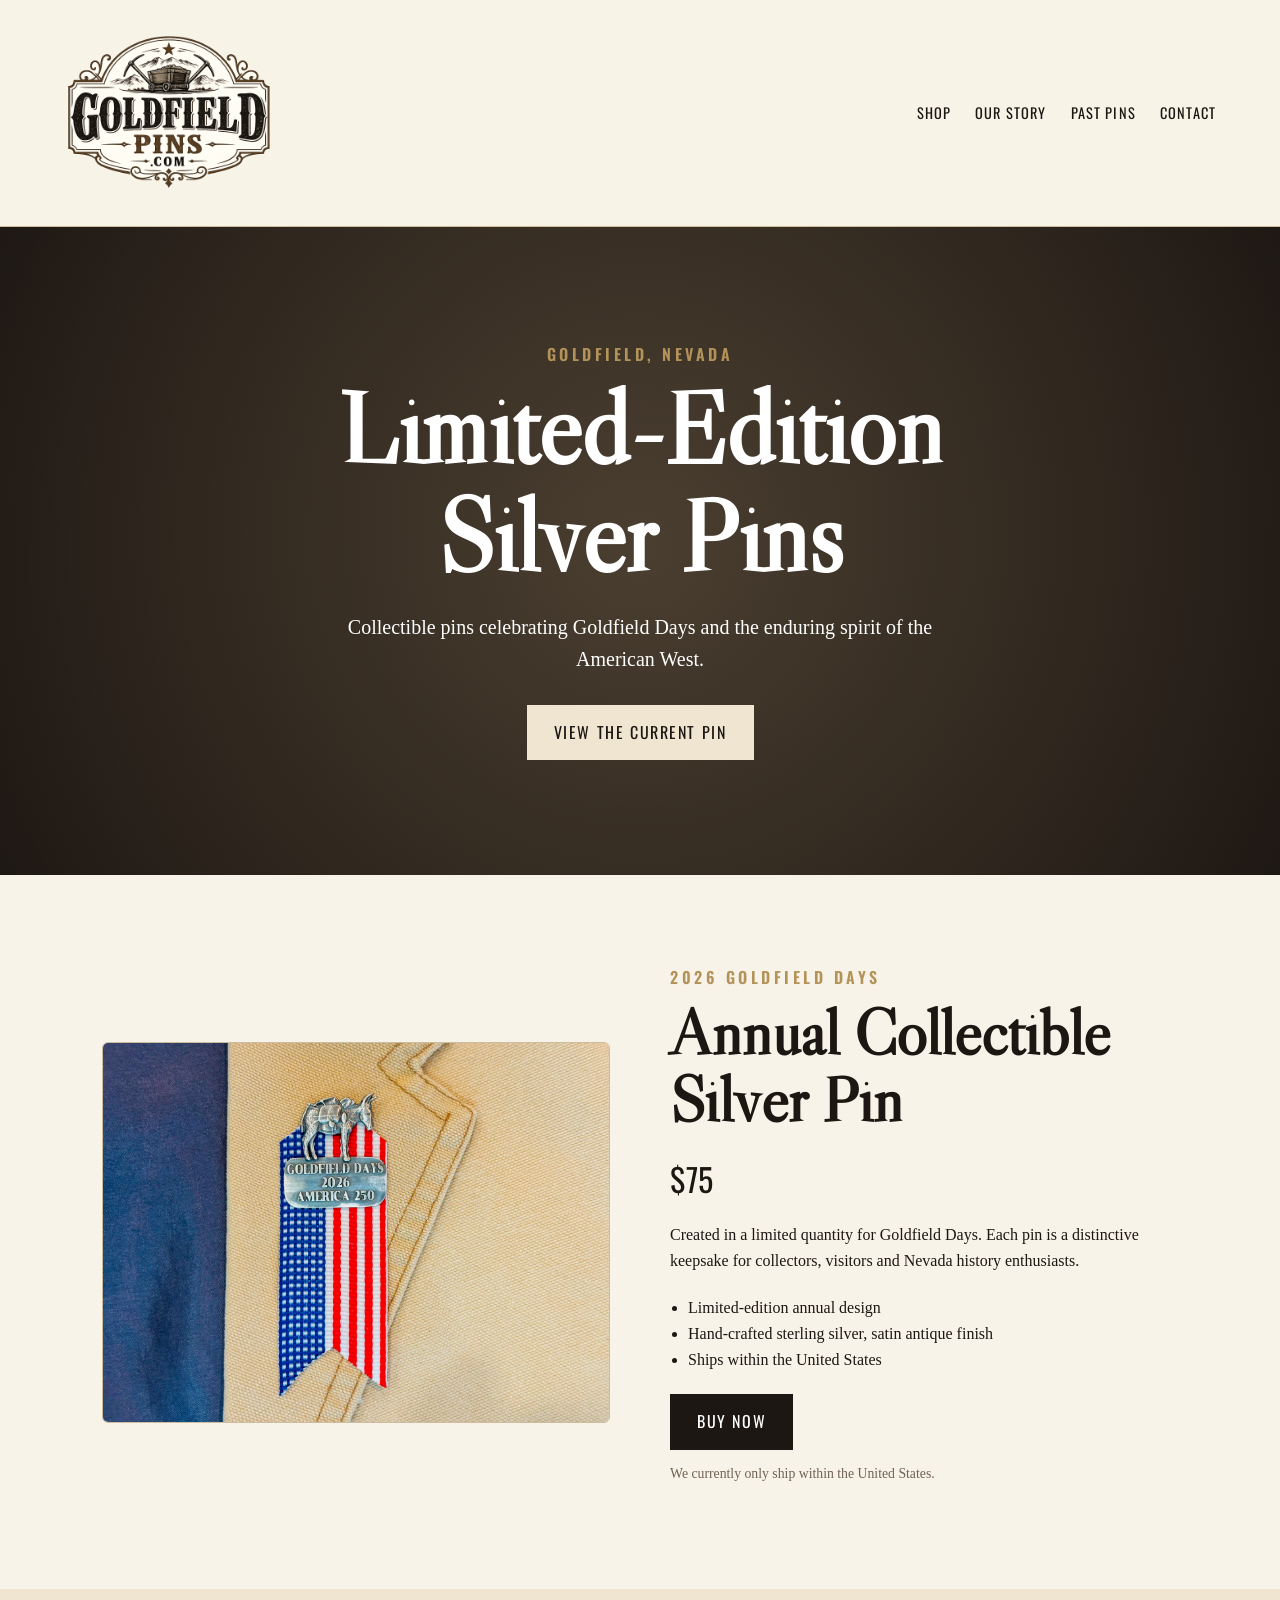
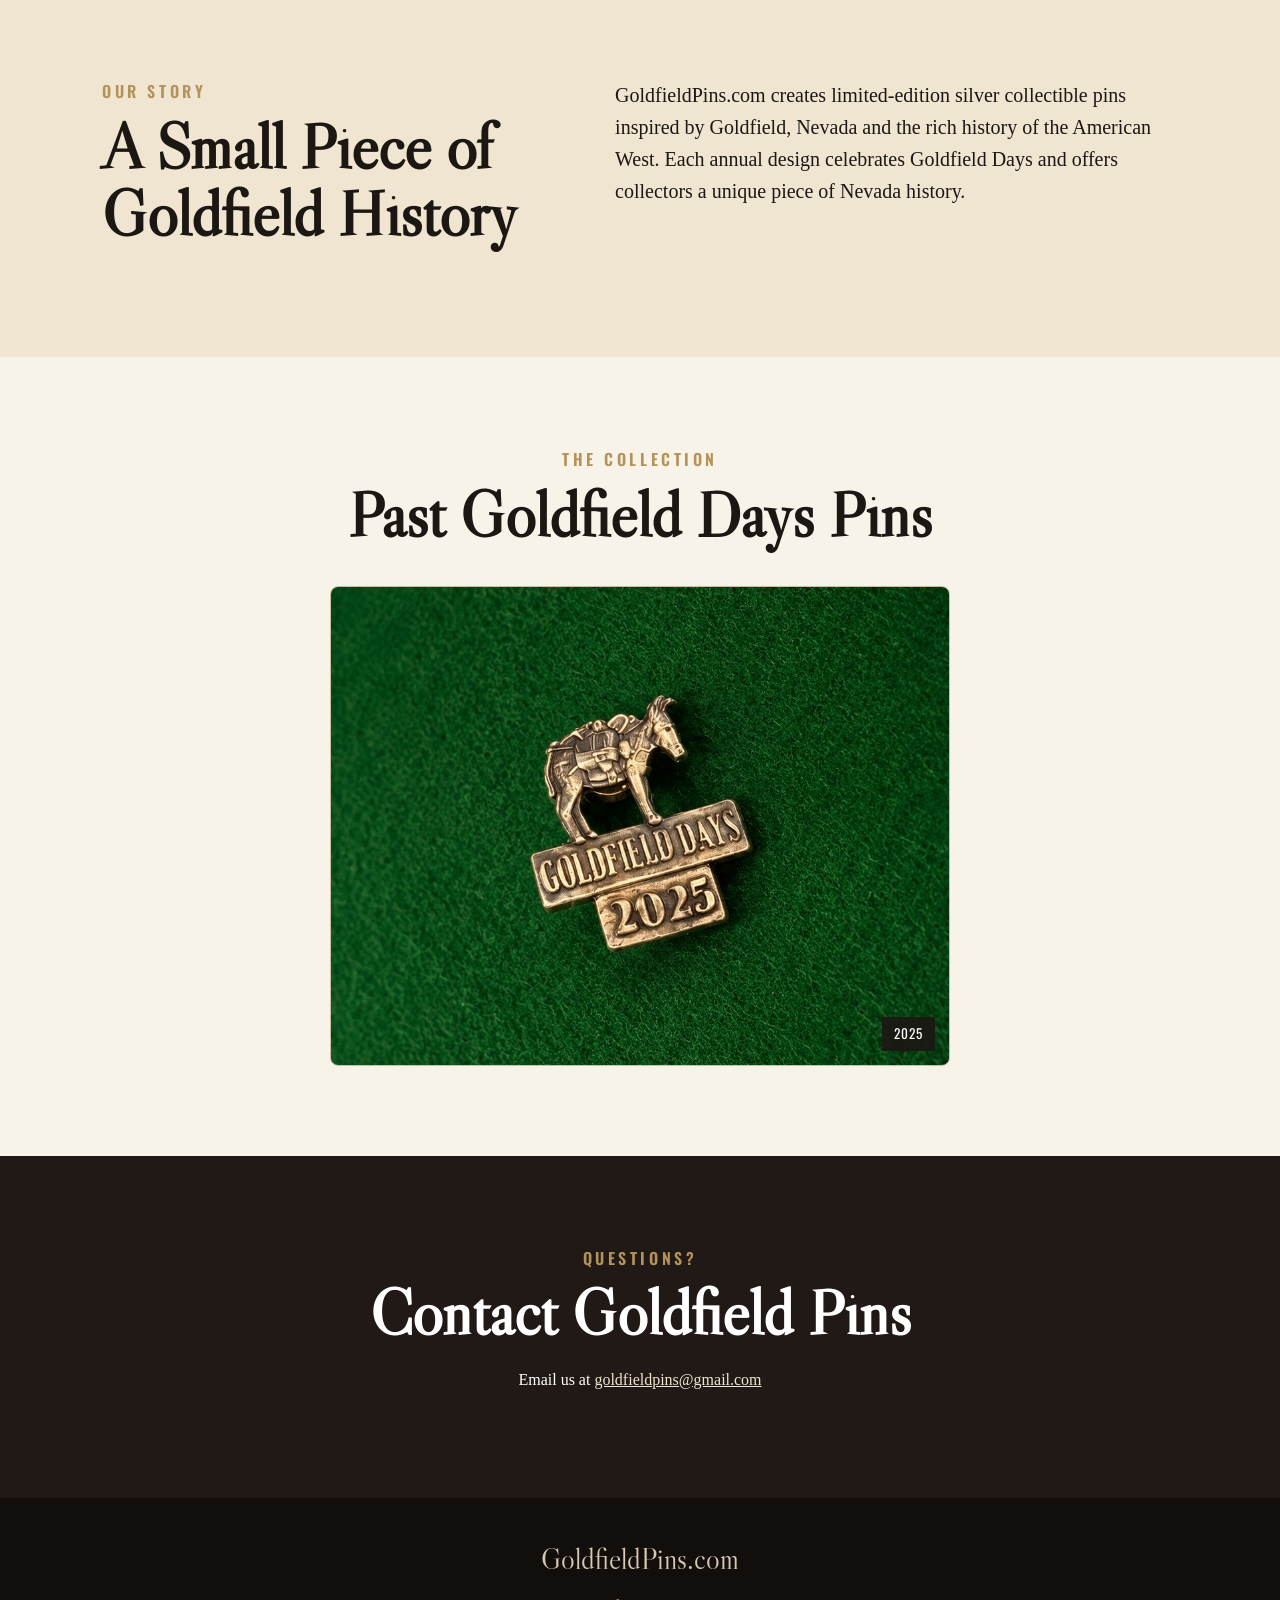
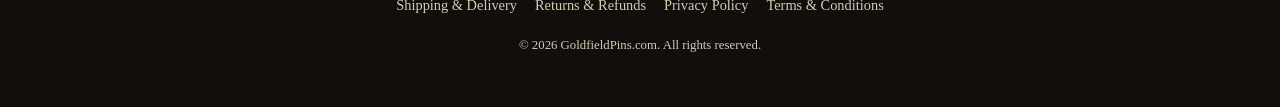
<file: index.html>
<!doctype html>
<html lang="en">
<head>
  <meta charset="utf-8">
  <meta name="viewport" content="width=device-width,initial-scale=1">
  <title>Goldfield Pins | Limited-Edition Nevada Collectibles</title>
  <meta name="description" content="Limited-edition silver collectible pins inspired by Goldfield, Nevada and the rich history of the American West.">
  <link rel="icon" href="assets/favicon.svg" type="image/svg+xml">
  <link rel="preconnect" href="https://fonts.googleapis.com">
  <link rel="preconnect" href="https://fonts.gstatic.com" crossorigin>
  <link href="https://fonts.googleapis.com/css2?family=Libre+Caslon+Display&family=Oswald:wght@400;500;600&display=swap" rel="stylesheet">
  <link rel="stylesheet" href="styles.css">
</head>
<body>
  <header class="site-header">
    <a class="brand" href="#top" aria-label="Goldfield Pins home">
      <img src="assets/goldfieldpins-logo.png" alt="Goldfield Pins logo">
    </a>
    <nav>
      <a href="#shop">Shop</a>
      <a href="#story">Our Story</a>
      <a href="#gallery">Past Pins</a>
      <a href="#contact">Contact</a>
    </nav>
  </header>

  <main id="top">
    <section class="hero">
      <div class="hero-inner">
        <p class="eyebrow">Goldfield, Nevada</p>
        <h1>Limited-Edition Silver Pins</h1>
        <p class="hero-copy">Collectible pins celebrating Goldfield Days and the enduring spirit of the American West.</p>
        <a class="button" href="#shop">View the Current Pin</a>
      </div>
    </section>

    <section id="shop" class="section product-section">
      <div class="product-image"><img src="assets/2026-pin.jpg" alt="2026 Goldfield Days Pin"></div>
      <div class="product-copy">
        <p class="eyebrow">2026 Goldfield Days</p>
        <h2>Annual Collectible Silver Pin</h2>
        <p class="price">$75</p>
        <p>Created in a limited quantity for Goldfield Days. Each pin is a distinctive keepsake for collectors, visitors and Nevada history enthusiasts.</p>
        <ul class="details">
          <li>Limited-edition annual design</li>
          <li>Hand-crafted sterling silver, satin antique finish</li>
          <li>Ships within the United States</li>
        </ul>
        <a class="button button-dark" href="https://www.paypal.com/ncp/payment/XV3UFWBQE9UAC" id="buy-button" target="_blank" rel="noopener">Buy Now</a>
        <p class="small-note">We currently only ship within the United States.</p>
      </div>
    </section>

    <section id="story" class="section story-section">
      <div>
        <p class="eyebrow">Our Story</p>
        <h2>A Small Piece of Goldfield History</h2>
      </div>
      <p>GoldfieldPins.com creates limited-edition silver collectible pins inspired by Goldfield, Nevada and the rich history of the American West. Each annual design celebrates Goldfield Days and offers collectors a unique piece of Nevada history.</p>
    </section>

    <section id="gallery" class="section gallery-section">
      <p class="eyebrow">The Collection</p>
      <h2>Past Goldfield Days Pins</h2>
      <div class="gallery-grid single-item">
        <div class="gallery-card">
          <img src="assets/2025-pin.jpg" alt="2025 Goldfield Days collectible pin">
          <small>2025</small>
        </div>
      </div>
    </section>

    <section id="contact" class="section contact-section">
      <p class="eyebrow">Questions?</p>
      <h2>Contact Goldfield Pins</h2>
      <p>Email us at <a href="mailto:goldfieldpins@gmail.com">goldfieldpins@gmail.com</a></p>
    </section>
  </main>

  <footer>
    <div class="footer-brand">GoldfieldPins.com</div>
    <div class="footer-links">
      <a href="shipping.html">Shipping & Delivery</a>
      <a href="returns.html">Returns & Refunds</a>
      <a href="privacy.html">Privacy Policy</a>
      <a href="terms.html">Terms & Conditions</a>
    </div>
    <p>© <span id="year"></span> GoldfieldPins.com. All rights reserved.</p>
  </footer>

  <script src="script.js"></script>
</body>
</html>
</file>
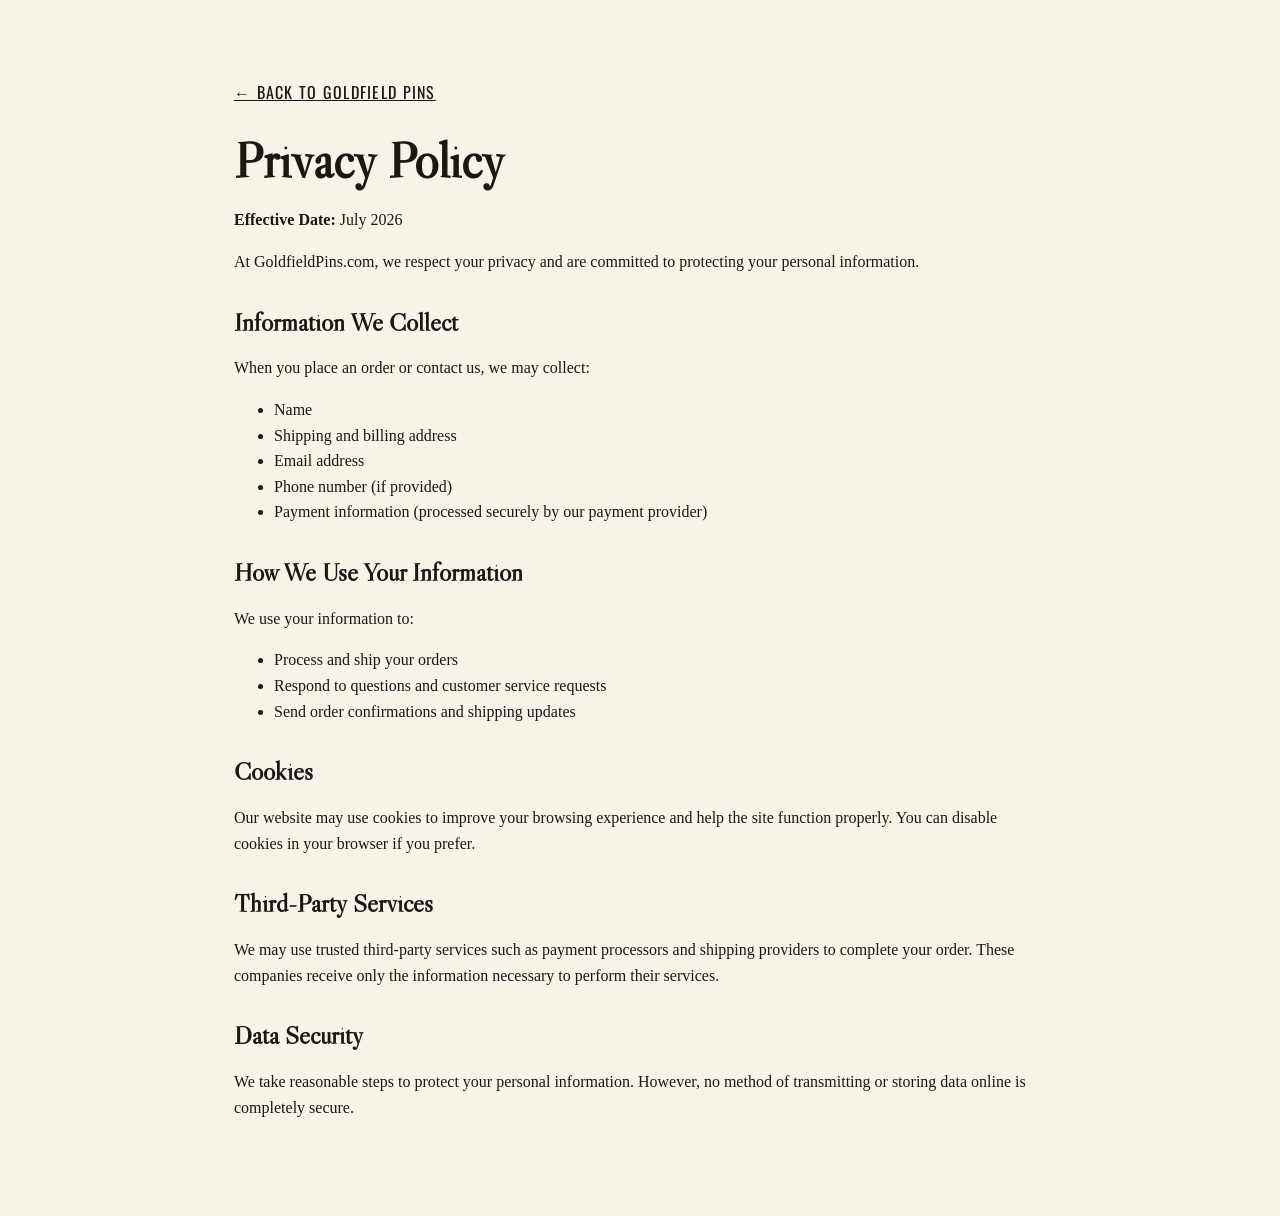
<file: privacy.html>
<!doctype html>
<html lang="en">
<head>
<meta charset="utf-8"><meta name="viewport" content="width=device-width,initial-scale=1">
<title>Privacy Policy | Goldfield Pins</title>
<link rel="icon" href="assets/favicon.svg" type="image/svg+xml">
<link rel="preconnect" href="https://fonts.googleapis.com">
<link rel="preconnect" href="https://fonts.gstatic.com" crossorigin>
<link href="https://fonts.googleapis.com/css2?family=Libre+Caslon+Display&family=Oswald:wght@400;500;600&display=swap" rel="stylesheet">
<link rel="stylesheet" href="styles.css">
</head>
<body>
<main class="policy">
<a class="back-link" href="index.html">← Back to Goldfield Pins</a>

<h1>Privacy Policy</h1>
<p><strong>Effective Date:</strong> July 2026</p>
<p>At GoldfieldPins.com, we respect your privacy and are committed to protecting your personal information.</p>
<h2>Information We Collect</h2>
<p>When you place an order or contact us, we may collect:</p>
<ul><li>Name</li><li>Shipping and billing address</li><li>Email address</li><li>Phone number (if provided)</li><li>Payment information (processed securely by our payment provider)</li></ul>
<h2>How We Use Your Information</h2>
<p>We use your information to:</p>
<ul><li>Process and ship your orders</li><li>Respond to questions and customer service requests</li><li>Send order confirmations and shipping updates</li></ul>
<h2>Cookies</h2>
<p>Our website may use cookies to improve your browsing experience and help the site function properly. You can disable cookies in your browser if you prefer.</p>
<h2>Third-Party Services</h2>
<p>We may use trusted third-party services such as payment processors and shipping providers to complete your order. These companies receive only the information necessary to perform their services.</p>
<h2>Data Security</h2>
<p>We take reasonable steps to protect your personal information. However, no method of transmitting or storing data online is completely secure.</p>

</main>
</body>
</html>
</file>
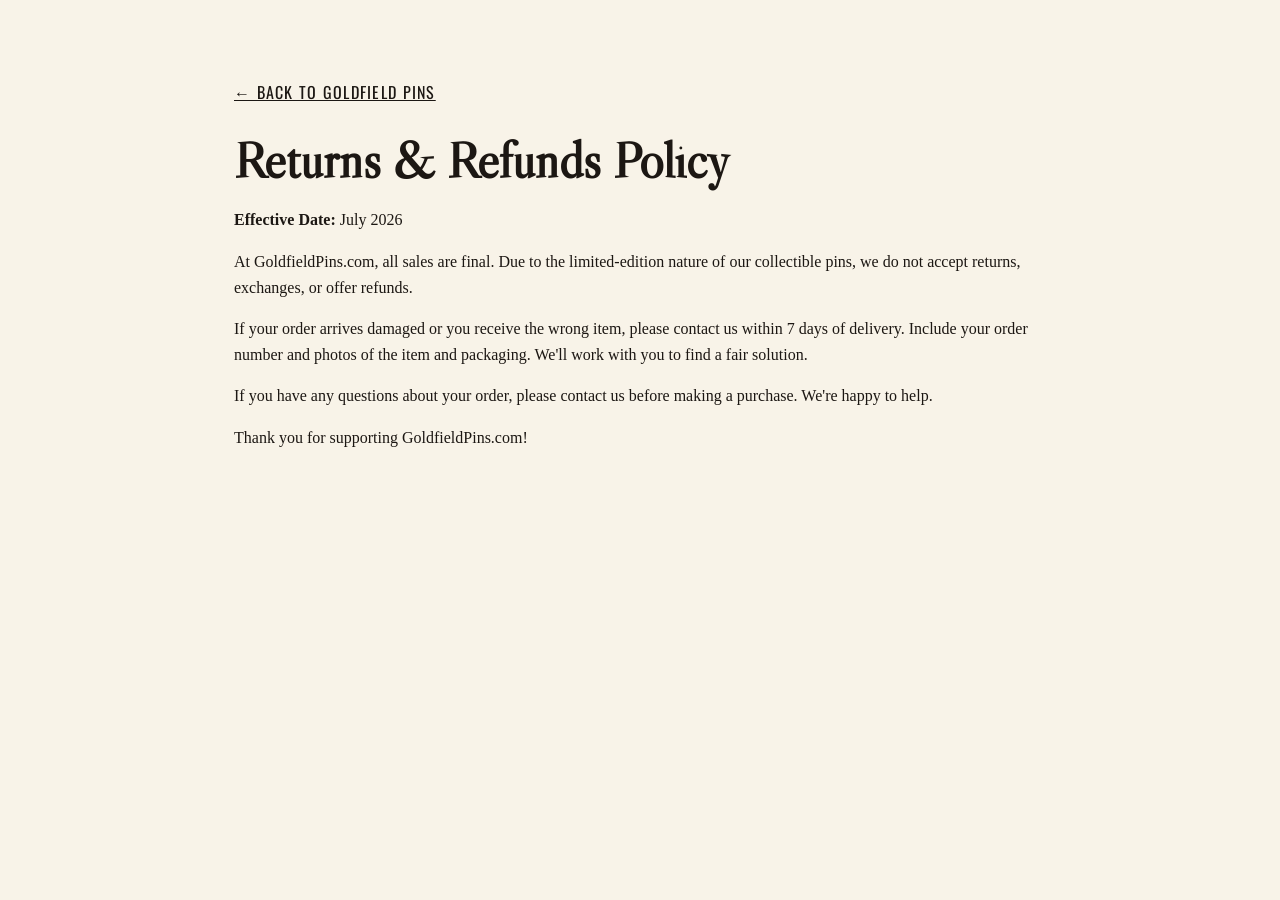
<file: returns.html>
<!doctype html>
<html lang="en">
<head>
<meta charset="utf-8"><meta name="viewport" content="width=device-width,initial-scale=1">
<title>Returns & Refunds Policy | Goldfield Pins</title>
<link rel="icon" href="assets/favicon.svg" type="image/svg+xml">
<link rel="preconnect" href="https://fonts.googleapis.com">
<link rel="preconnect" href="https://fonts.gstatic.com" crossorigin>
<link href="https://fonts.googleapis.com/css2?family=Libre+Caslon+Display&family=Oswald:wght@400;500;600&display=swap" rel="stylesheet">
<link rel="stylesheet" href="styles.css">
</head>
<body>
<main class="policy">
<a class="back-link" href="index.html">← Back to Goldfield Pins</a>

<h1>Returns &amp; Refunds Policy</h1>
<p><strong>Effective Date:</strong> July 2026</p>
<p>At GoldfieldPins.com, all sales are final. Due to the limited-edition nature of our collectible pins, we do not accept returns, exchanges, or offer refunds.</p>
<p>If your order arrives damaged or you receive the wrong item, please contact us within 7 days of delivery. Include your order number and photos of the item and packaging. We'll work with you to find a fair solution.</p>
<p>If you have any questions about your order, please contact us before making a purchase. We're happy to help.</p>
<p>Thank you for supporting GoldfieldPins.com!</p>

</main>
</body>
</html>
</file>
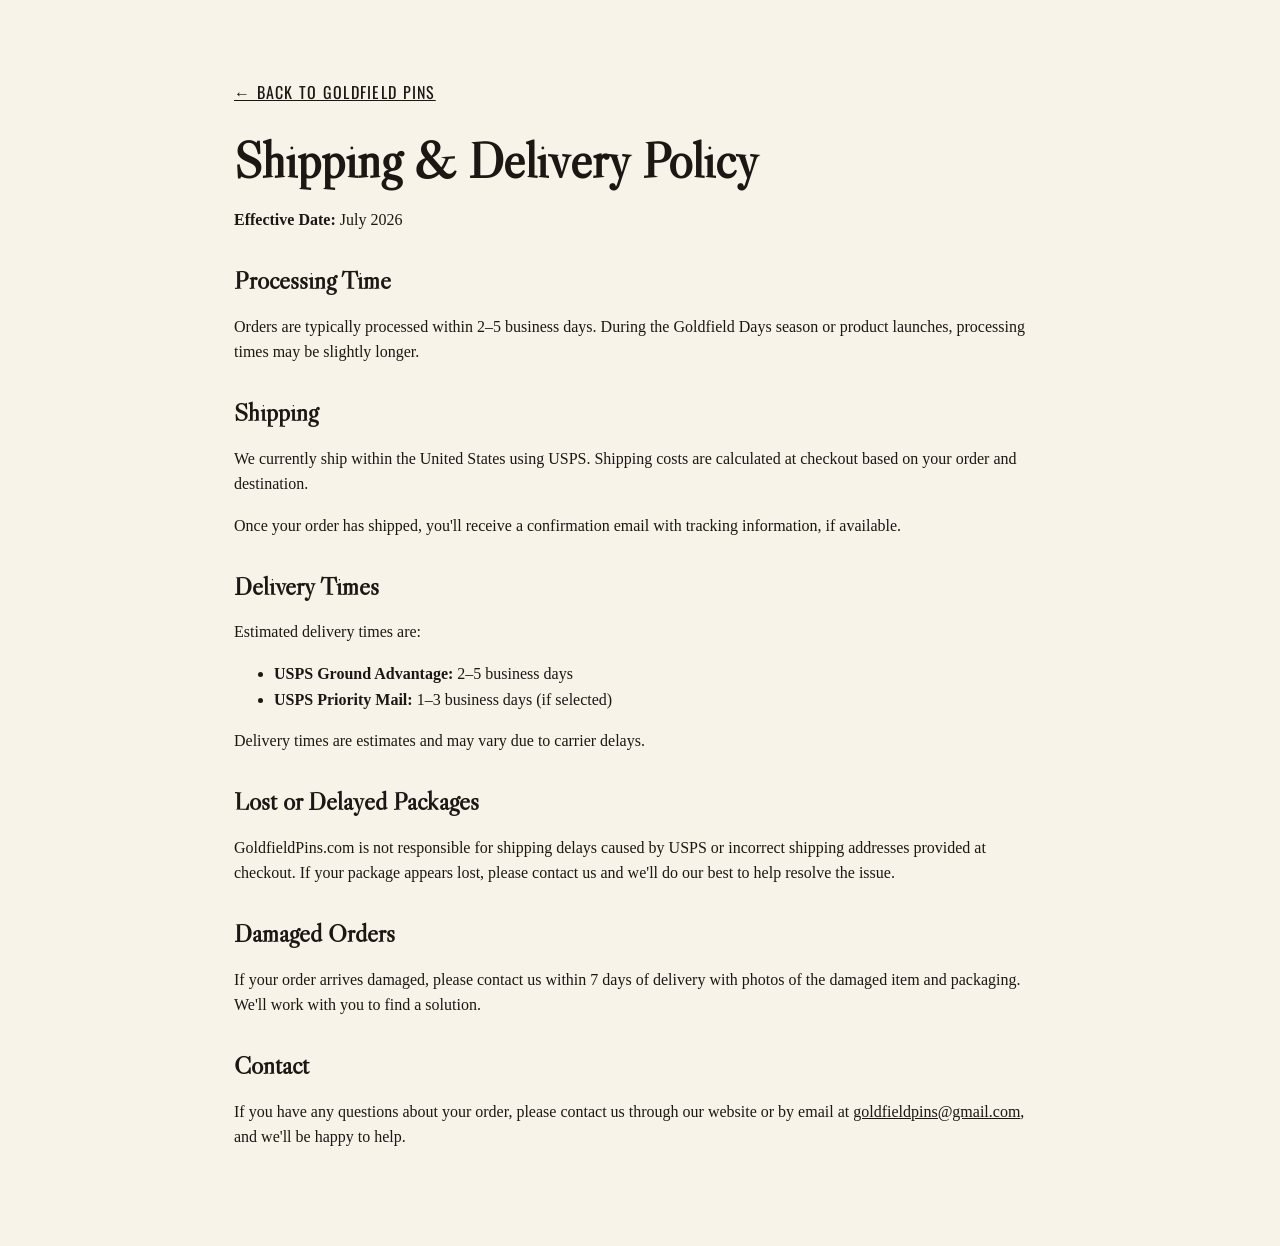
<file: shipping.html>
<!doctype html>
<html lang="en">
<head>
<meta charset="utf-8"><meta name="viewport" content="width=device-width,initial-scale=1">
<title>Shipping & Delivery Policy | Goldfield Pins</title>
<link rel="icon" href="assets/favicon.svg" type="image/svg+xml">
<link rel="preconnect" href="https://fonts.googleapis.com">
<link rel="preconnect" href="https://fonts.gstatic.com" crossorigin>
<link href="https://fonts.googleapis.com/css2?family=Libre+Caslon+Display&family=Oswald:wght@400;500;600&display=swap" rel="stylesheet">
<link rel="stylesheet" href="styles.css">
</head>
<body>
<main class="policy">
<a class="back-link" href="index.html">← Back to Goldfield Pins</a>

<h1>Shipping &amp; Delivery Policy</h1>
<p><strong>Effective Date:</strong> July 2026</p>
<h2>Processing Time</h2>
<p>Orders are typically processed within 2–5 business days. During the Goldfield Days season or product launches, processing times may be slightly longer.</p>
<h2>Shipping</h2>
<p>We currently ship within the United States using USPS. Shipping costs are calculated at checkout based on your order and destination.</p>
<p>Once your order has shipped, you'll receive a confirmation email with tracking information, if available.</p>
<h2>Delivery Times</h2>
<p>Estimated delivery times are:</p>
<ul><li><strong>USPS Ground Advantage:</strong> 2–5 business days</li><li><strong>USPS Priority Mail:</strong> 1–3 business days (if selected)</li></ul>
<p>Delivery times are estimates and may vary due to carrier delays.</p>
<h2>Lost or Delayed Packages</h2>
<p>GoldfieldPins.com is not responsible for shipping delays caused by USPS or incorrect shipping addresses provided at checkout. If your package appears lost, please contact us and we'll do our best to help resolve the issue.</p>
<h2>Damaged Orders</h2>
<p>If your order arrives damaged, please contact us within 7 days of delivery with photos of the damaged item and packaging. We'll work with you to find a solution.</p>
<h2>Contact</h2>
<p>If you have any questions about your order, please contact us through our website or by email at <a href="mailto:goldfieldpins@gmail.com">goldfieldpins@gmail.com</a>, and we'll be happy to help.</p>

</main>
</body>
</html>
</file>
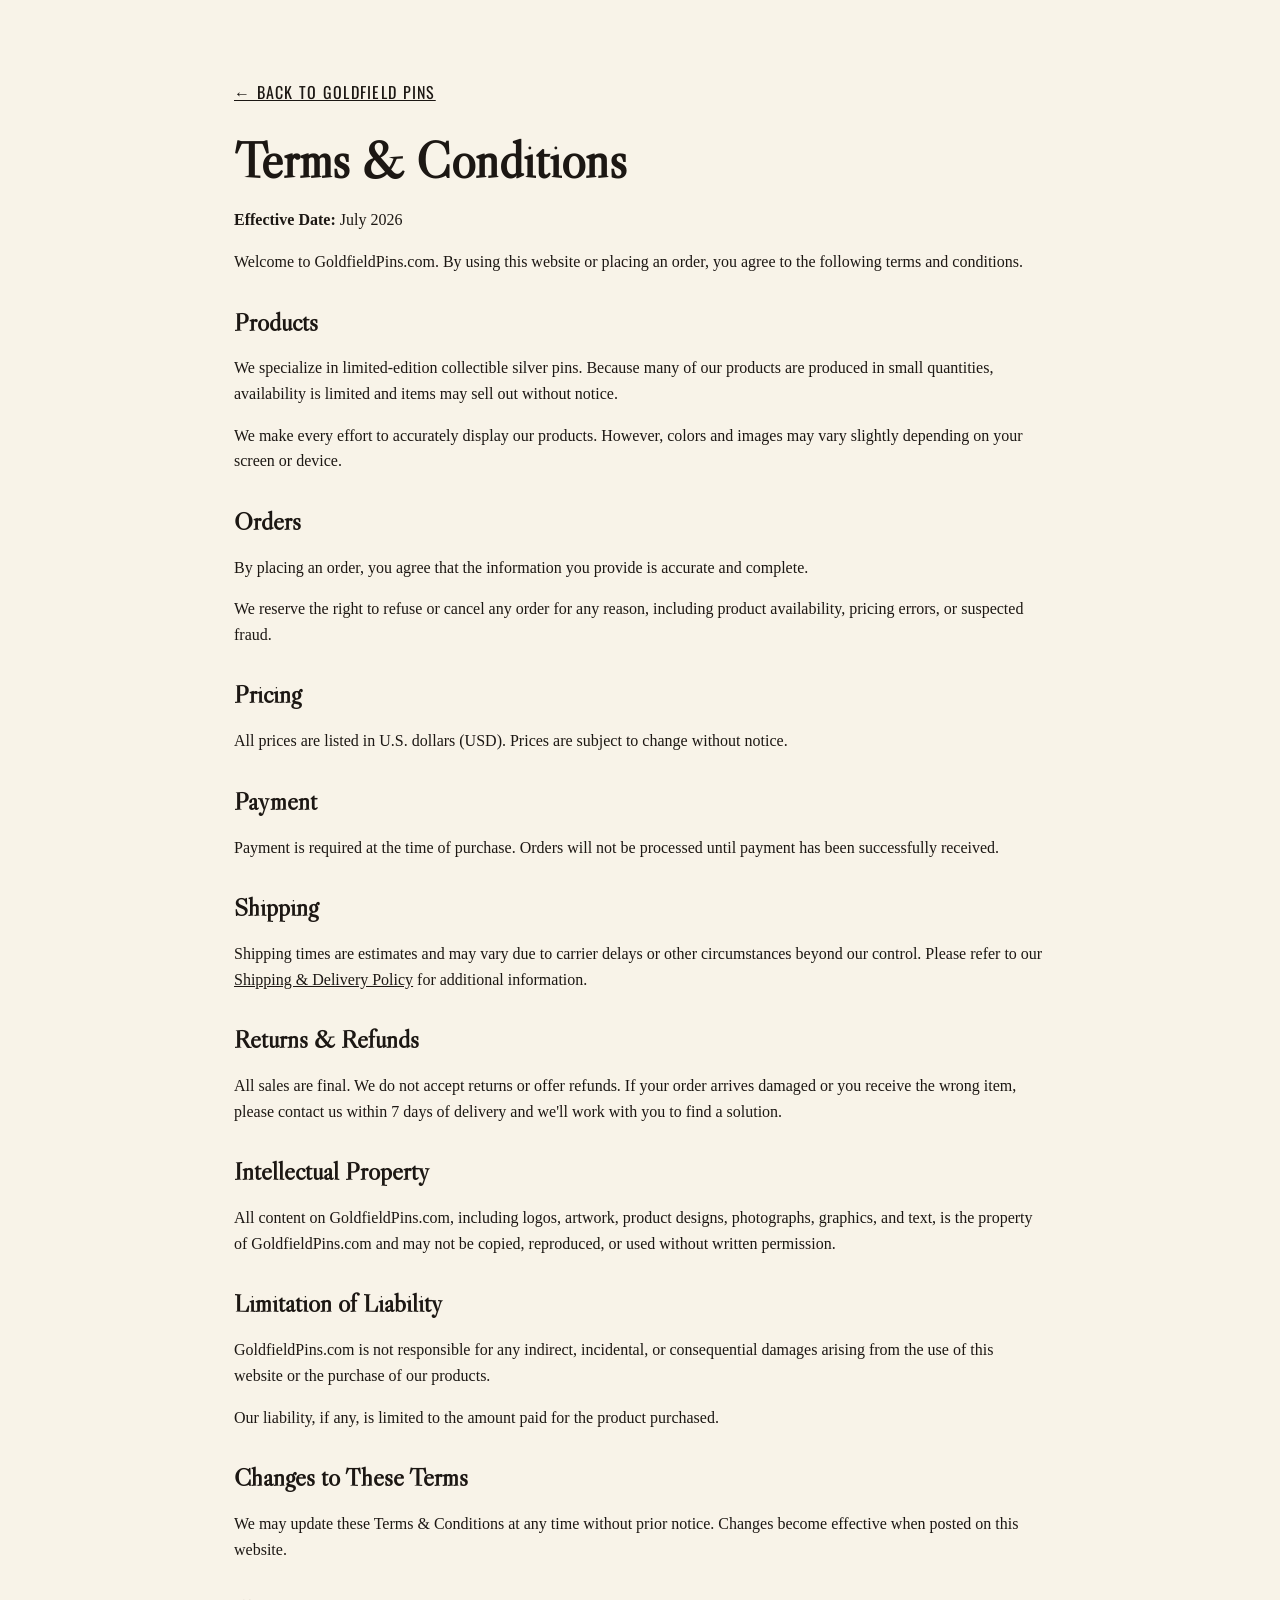
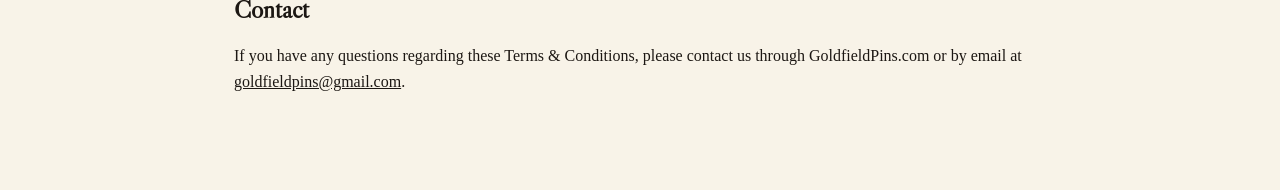
<file: terms.html>
<!doctype html>
<html lang="en">
<head>
<meta charset="utf-8"><meta name="viewport" content="width=device-width,initial-scale=1">
<title>Terms & Conditions | Goldfield Pins</title>
<link rel="icon" href="assets/favicon.svg" type="image/svg+xml">
<link rel="preconnect" href="https://fonts.googleapis.com">
<link rel="preconnect" href="https://fonts.gstatic.com" crossorigin>
<link href="https://fonts.googleapis.com/css2?family=Libre+Caslon+Display&family=Oswald:wght@400;500;600&display=swap" rel="stylesheet">
<link rel="stylesheet" href="styles.css">
</head>
<body>
<main class="policy">
<a class="back-link" href="index.html">← Back to Goldfield Pins</a>

<h1>Terms &amp; Conditions</h1>
<p><strong>Effective Date:</strong> July 2026</p>
<p>Welcome to GoldfieldPins.com. By using this website or placing an order, you agree to the following terms and conditions.</p>
<h2>Products</h2>
<p>We specialize in limited-edition collectible silver pins. Because many of our products are produced in small quantities, availability is limited and items may sell out without notice.</p>
<p>We make every effort to accurately display our products. However, colors and images may vary slightly depending on your screen or device.</p>
<h2>Orders</h2>
<p>By placing an order, you agree that the information you provide is accurate and complete.</p>
<p>We reserve the right to refuse or cancel any order for any reason, including product availability, pricing errors, or suspected fraud.</p>
<h2>Pricing</h2>
<p>All prices are listed in U.S. dollars (USD). Prices are subject to change without notice.</p>
<h2>Payment</h2>
<p>Payment is required at the time of purchase. Orders will not be processed until payment has been successfully received.</p>
<h2>Shipping</h2>
<p>Shipping times are estimates and may vary due to carrier delays or other circumstances beyond our control. Please refer to our <a href="shipping.html">Shipping &amp; Delivery Policy</a> for additional information.</p>
<h2>Returns &amp; Refunds</h2>
<p>All sales are final. We do not accept returns or offer refunds. If your order arrives damaged or you receive the wrong item, please contact us within 7 days of delivery and we'll work with you to find a solution.</p>
<h2>Intellectual Property</h2>
<p>All content on GoldfieldPins.com, including logos, artwork, product designs, photographs, graphics, and text, is the property of GoldfieldPins.com and may not be copied, reproduced, or used without written permission.</p>
<h2>Limitation of Liability</h2>
<p>GoldfieldPins.com is not responsible for any indirect, incidental, or consequential damages arising from the use of this website or the purchase of our products.</p>
<p>Our liability, if any, is limited to the amount paid for the product purchased.</p>
<h2>Changes to These Terms</h2>
<p>We may update these Terms &amp; Conditions at any time without prior notice. Changes become effective when posted on this website.</p>
<h2>Contact</h2>
<p>If you have any questions regarding these Terms &amp; Conditions, please contact us through GoldfieldPins.com or by email at <a href="mailto:goldfieldpins@gmail.com">goldfieldpins@gmail.com</a>.</p>

</main>
</body>
</html>
</file>
<file: styles.css>
*{box-sizing:border-box}
:root{
  --ink:#1c1713;
  --cream:#efe5d1;
  --paper:#f8f3e8;
  --rust:#8b5e3c;
  --gold:#b4935a;
  --line:#cdbd9d;
}
html{scroll-behavior:smooth;scroll-padding-top:78px}
body{margin:0;background:var(--paper);color:var(--ink);font-family:Georgia,serif;line-height:1.6}
img{max-width:100%;display:block}
a{color:inherit}
.site-header{display:flex;align-items:center;justify-content:space-between;padding:8px 5vw;background:rgba(248,243,232,.96);border-bottom:1px solid var(--line);position:sticky;top:0;z-index:10}
.brand img{width:210px;max-height:none;object-fit:contain}
nav{display:flex;gap:24px;font-family:Oswald,sans-serif;text-transform:uppercase;letter-spacing:.08em;font-size:.9rem}
nav a{text-decoration:none}
.hero{min-height:72vh;display:grid;place-items:center;text-align:center;padding:80px 20px;background:
linear-gradient(rgba(28,23,19,.58),rgba(28,23,19,.62)),
radial-gradient(circle at center,#8f7a5b 0,#46382b 70%,#211a15 100%);color:white}
.hero-inner{max-width:760px}
.eyebrow{font-family:Oswald,sans-serif;text-transform:uppercase;letter-spacing:.22em;font-weight:600;color:var(--gold);margin:0 0 8px}
h1,h2{font-family:"Libre Caslon Display",Georgia,serif;line-height:1.05;margin:0 0 20px}
h1{font-size:clamp(3rem,8vw,6.5rem)}
h2{font-size:clamp(2.2rem,5vw,4rem)}
.hero-copy{font-size:1.25rem;max-width:620px;margin:0 auto 30px}
.button{display:inline-block;background:var(--cream);color:var(--ink);padding:14px 26px;text-decoration:none;font-family:Oswald,sans-serif;text-transform:uppercase;letter-spacing:.1em;border:1px solid var(--cream)}
.button:hover{transform:translateY(-1px)}
.button-dark{background:var(--ink);color:white;border-color:var(--ink)}
.section{padding:90px 8vw}
.product-section{display:grid;grid-template-columns:minmax(0,1fr) minmax(0,1fr);gap:60px;align-items:center}
.placeholder{background:linear-gradient(135deg,#e3d6bc,#f5eedf);border:1px dashed #9c8866;min-height:420px;display:grid;place-items:center;text-align:center;color:#745f42;font-family:Oswald,sans-serif;text-transform:uppercase;letter-spacing:.08em;padding:20px}
.price{font-family:Oswald,sans-serif;font-size:2rem;margin:5px 0 18px}
.details{padding-left:18px;margin:22px 0}
.small-note{font-size:.86rem;color:#6f6253}
.story-section{background:var(--cream);display:grid;grid-template-columns:1fr 1.3fr;gap:80px;align-items:start}
.story-section>p{font-size:1.25rem;margin:0}
.gallery-section{text-align:center}
.gallery-grid{display:grid;grid-template-columns:repeat(3,1fr);gap:22px;margin-top:38px}
.gallery-card{position:relative;overflow:hidden;border-radius:8px;background:#e9dfcb;border:1px solid var(--line)}
.gallery-card img{width:100%;height:auto;display:block;object-fit:cover}
.gallery-card small{position:absolute;bottom:14px;right:14px;background:rgba(28,23,19,.9);color:#fff;padding:6px 12px;font-family:Oswald,sans-serif;letter-spacing:.08em}
.gallery-grid.single-item{grid-template-columns:minmax(0,620px);justify-content:center}
.contact-section{text-align:center;background:#201915;color:white}
.contact-section a{color:var(--cream)}
footer{padding:38px 5vw;background:#120e0c;color:#d7cab4;text-align:center}
.footer-brand{font-family:"Libre Caslon Display",serif;font-size:1.8rem;margin-bottom:12px}
.footer-links{display:flex;flex-wrap:wrap;justify-content:center;gap:18px;font-size:.9rem}
.footer-links a{text-decoration:none}
footer p{font-size:.8rem;margin-top:18px}
.policy{max-width:860px;margin:auto;padding:80px 24px}
.policy h1{font-size:3.2rem}
.policy h2{font-size:1.6rem;margin-top:34px}
.back-link{display:inline-block;margin-bottom:28px;font-family:Oswald,sans-serif;text-transform:uppercase;letter-spacing:.08em}
@media(max-width:760px){
  .site-header{align-items:flex-start}
  nav{display:none}
  .brand img{width:160px}
  .product-section,.story-section{grid-template-columns:1fr;gap:32px}
  .gallery-grid{grid-template-columns:1fr}
  .section{padding:64px 22px}
  .hero{min-height:66vh}
}

.product-image img{width:100%;display:block;border:1px solid var(--line);border-radius:6px;}

#shop,
#story,
#gallery,
#contact{scroll-margin-top:78px}

@media(max-width:760px){
  html{scroll-padding-top:62px}
  #shop,
  #story,
  #gallery,
  #contact{scroll-margin-top:62px}
}
</file>
